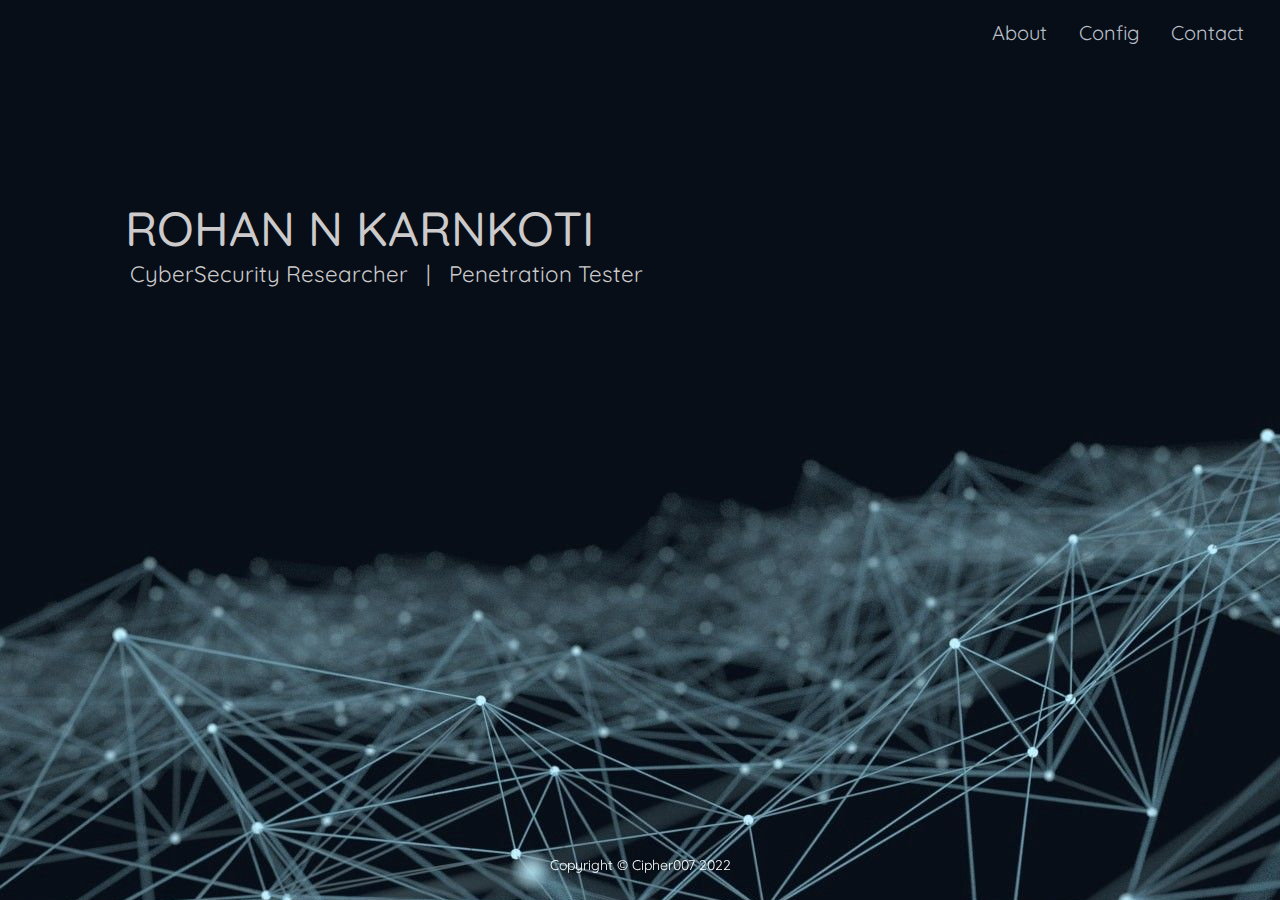
<file: index.html>
<!--Author : Cipher007-->

<!doctype html>
<html lang="en">

<head>
    <!-- Required meta tags -->
    <meta charset="utf-8">
    <meta name="viewport" content="width=device-width, initial-scale=1.0">
    <meta name="description" content="Rohan NK, aka Cipher007, portfolio Website. CyberSecurity Researcher, CTF Player and Programmer">
    <meta name="author" content="Rohan N Karnkoti">

    <!--Embeds using meta tags-->
    <meta property="og:title" content="Rohan NK's portfolio Website" />
    <meta property="og:description" content="Rohan NK, aka Cipher007, portfolio Website. CyberSecurity Researcher, CTF Player and Programmer" />
    <meta property="og:image" content="[data-uri]" />
    
    <!-- Bootstrap CSS -->
    <link href="/css/bootstrap.css" rel="stylesheet">

    <!--FontAwesome CSS-->
    <link href="/assets/fontawesome-5.15.4-web/css/all.css" rel="stylesheet">

    <!--Google Font Quicksand-->
    <link href="https://fonts.googleapis.com/css2?family=Quicksand&display=swap" rel="stylesheet">

    <!--Responsive CSS-->
    <link rel="stylesheet" href="/css/responsive-index.css">

    <title>Rohan \ Cipher007</title>

</head>

<body>
    <section>
        <div>
            <ul class="nav nav-tab justify-content-end">
                <li class="nav-item">
                    <a class="nav-link" aria-current="page" href="/about.html">About</a>
                </li>
                <li class="nav-item">
                    <a class="nav-link" aria-current="page" href="/config.html">Config</a>
                </li>
                <li class="nav-item">
                    <a class="nav-link" aria-current="page" href="/contact.html">Contact</a>
                </li>
            </ul>
        </div>
    </section>
    <div class="container">
        <h1 class="header custom-header">
            ROHAN N KARNKOTI
        </h1>
        <p class="custom-subheader-para">
            CyberSecurity&nbsp;Researcher&nbsp;&nbsp; | &nbsp;&nbsp;Penetration&nbsp;Tester
        </p>
    </div>

    <!--Copyright-->
    <section class="copyright py-4 text-center text-white copyright_fixed ">
        <small>Copyright © Cipher007 2022</small>
    </section>

    <!--JS-->
    <script src="js/bootstrap.bundle.js"></script>

</body>
 
<!--https://github.com/Cipher7-->
</html>
</file>
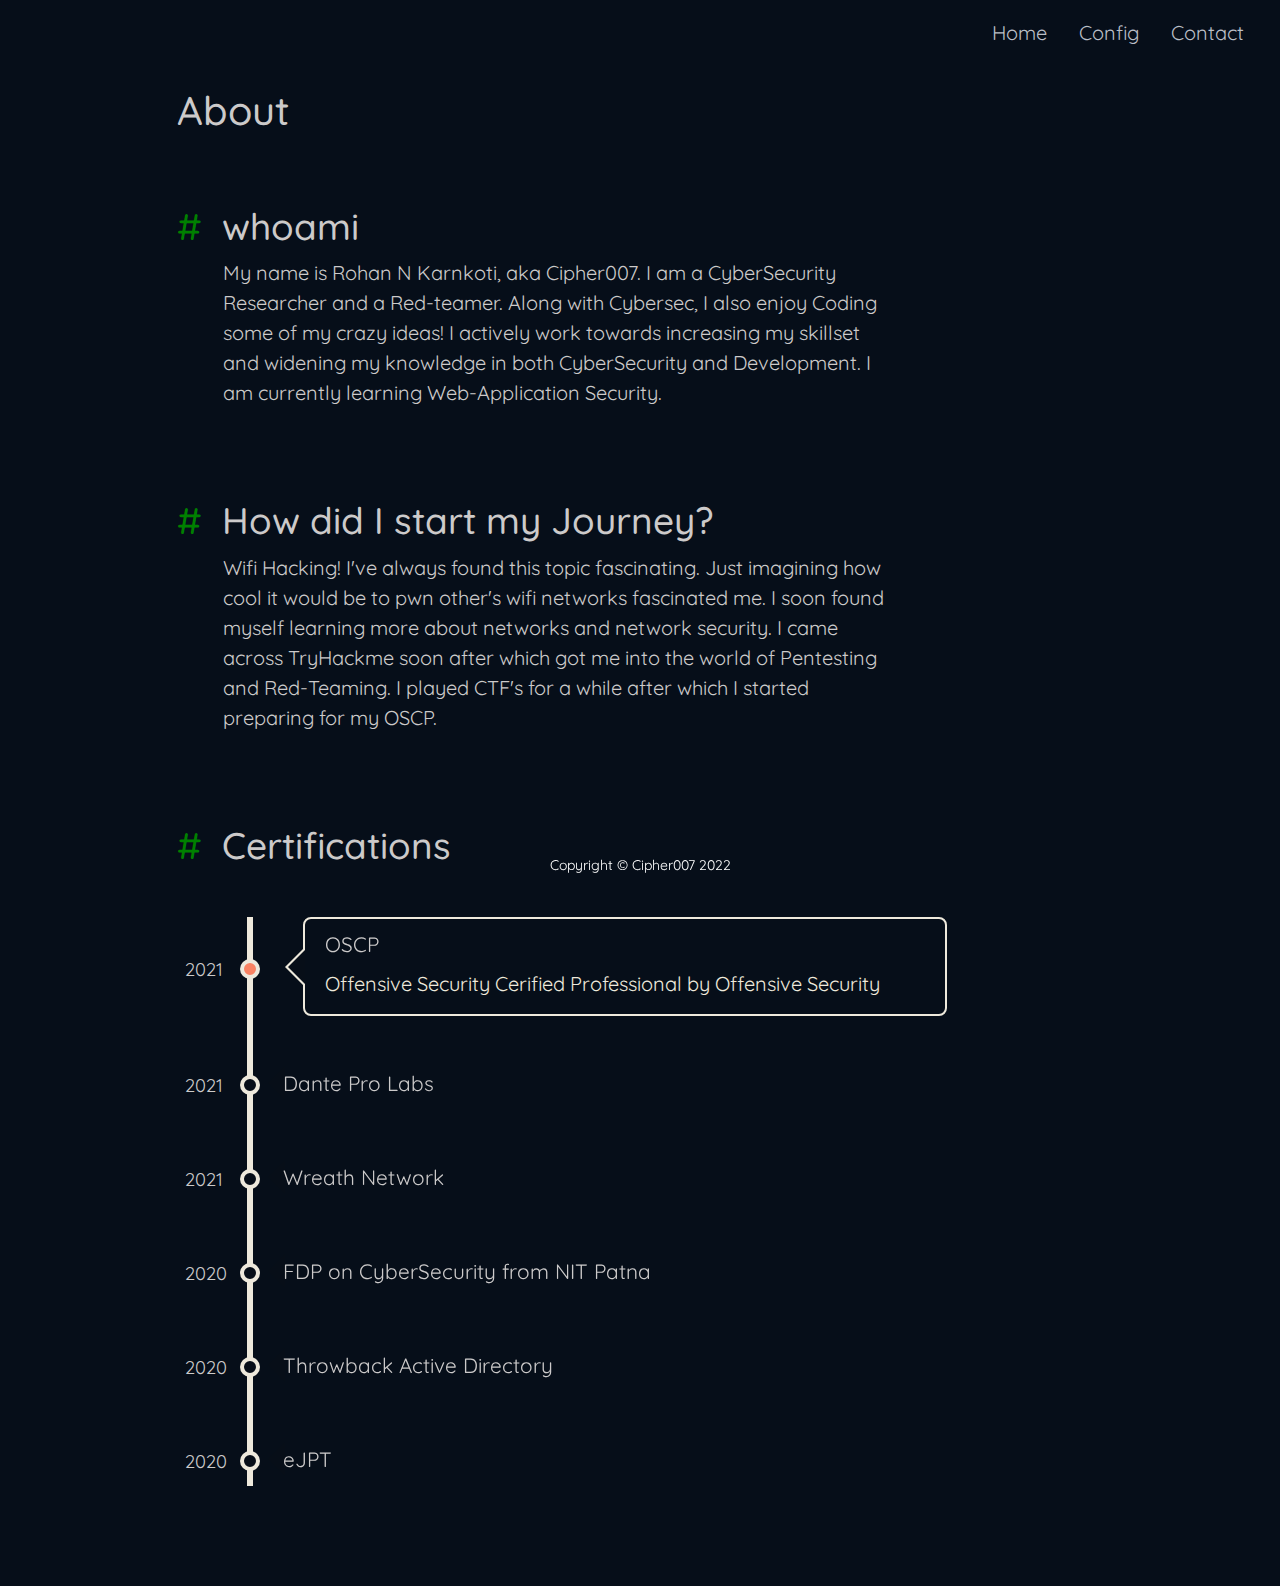
<file: about.html>
<!--Author : Cipher007-->

<!doctype html>
<html lang="en">

<head>
    <!-- Required meta tags -->
    <meta charset="utf-8">
    <meta name="viewport" content="width=device-width, initial-scale=1">

    <!-- Bootstrap CSS -->
    <link href="/css/bootstrap.css" rel="stylesheet">

    <!--Timeline CSS-->
    <link href="/css/timeline.css" rel="stylesheet">

    <!--Google Font QuickSand-->
    <link href="https://fonts.googleapis.com/css2?family=Quicksand&display=swap" rel="stylesheet">

    <!--Responsive CSS-->
    <link rel="stylesheet" href="/css/responsive-about.css">

    <title>About&nbsp;&nbsp;\&nbsp;&nbsp;Cipher007</title>
</head>

<body style="background-color: #060E19; background-image: none;">
    <!--Navbar-->
    <section>
        <div>
            <ul class="nav nav-tab justify-content-end">
                <li class="nav-item">
                    <a class="nav-link active" aria-current="page" href="/index.html">Home</a>
                </li>
                <li class="nav-item">
                    <a class="nav-link active" aria-current="page" href="/config.html">Config</a>
                </li>
                <li class="nav-item">
                    <a class="nav-link" aria-current="page" href="/contact.html">Contact</a>
                </li>
            </ul>
        </div>
    </section>

    <!--About-->
    <div class="container">
        <section class="about">
            <h2>About</h2>
            <h4 style="margin: 70px 10px 10px 100px;"><a style="color: green;">#</a>&nbsp;&nbsp;whoami</h4>
            <p>
                My name is Rohan N Karnkoti, aka Cipher007. I am a CyberSecurity Researcher and a Red-teamer.
                Along with Cybersec, I also enjoy Coding some of my crazy ideas! I actively work towards increasing
                my skillset and widening my knowledge in both CyberSecurity and Development. I am currently learning
                Web-Application Security.
            </p>
            <h4><a style="color: green;">#</a>&nbsp;&nbsp;How did I start my Journey?</h4>
            <p>
                Wifi Hacking! I've always found this topic fascinating. Just imagining how cool it would be to pwn
                other's
                wifi networks fascinated me.
                I soon found myself learning more about networks and network security. I came across TryHackme soon
                after
                which got me into the world of Pentesting and Red-Teaming.
                I played CTF's for a while after which I started preparing for my OSCP.
            </p>
            <h4><a style="color: green;">#</a>&nbsp;&nbsp;Certifications</h4>
            <div class="cert-timeline" id="resp-timeline">
                <ul id='timeline'>
                    <li class='work'>
                        <input class='radio' id='work6' name='works' type='radio' checked>
                        <div class="relative">
                            <label for='work6'>OSCP</label>
                            <span class='date'>2021</span>
                            <span class='circle'></span>
                        </div>
                        <div class='content'>
                            <p>
                                Offensive Security Cerified Professional by Offensive Security
                            </p>
                        </div>
                    </li>
                    <li class='work'>
                        <input class='radio' id='work5' name='works' type='radio'>
                        <div class="relative">
                            <label for='work5'>Dante Pro Labs</label>
                            <span class='date'>2021</span>
                            <span class='circle'></span>
                        </div>
                        <div class='content'>
                            <p>
                                Dante Pro Labs by HackTheBox
                            </p>
                        </div>
                    </li>
                    <li class='work'>
                        <input class='radio' id='work4' name='works' type='radio'>
                        <div class="relative">
                            <label for='work4'>Wreath Network</label>
                            <span class='date'>2021</span>
                            <span class='circle'></span>
                        </div>
                        <div class='content'>
                            <p>
                                Wreath Network by TryHackMe
                            </p>
                        </div>
                    </li>
                    <li class='work'>
                        <input class='radio' id='work3' name='works' type='radio'>
                        <div class="relative">
                            <label for='work3'>FDP on CyberSecurity from NIT Patna</label>
                            <span class='date'>2020</span>
                            <span class='circle'></span>
                        </div>
                        <div class='content'>
                            <p>
                                Faculty Development Program on CyberSecurity by National Institute of Technology, Patna
                            </p>
                        </div>
                    </li>
                    <li class='work'>
                        <input class='radio' id='work2' name='works' type='radio'>
                        <div class="relative">
                            <label for='work2'>Throwback Active Directory</label>
                            <span class='date'>2020</span>
                            <span class='circle'></span>
                        </div>
                        <div class='content'>
                            <p>
                                Active Directory Lab by TryHackMe
                            </p>
                        </div>
                    </li>
                    <li class='work'>
                        <input class='radio' id='work1' name='works' type='radio'>
                        <div class="relative">
                            <label for='work1'>eJPT</label>
                            <span class='date'>2020</span>
                            <span class='circle'></span>
                        </div>
                        <div class='content'>
                            <p>
                                eLearnSecurity Junior Penetration Tester(eJPT) by eLearnSecurity
                            </p>
                        </div>
                    </li>
                </ul>
            </div>
        </section>
    </div>

    <!--Copyright-->
    <section class="copyright py-4 text-center text-white copyright_fixed ">
        <small>Copyright © Cipher007 2022</small>
    </section>
    <!--JS-->
    <script src="/js/bootstrap.bundle.js"></script>

</body>
<!--https://github.com/Cipher7-->
</html>
</file>
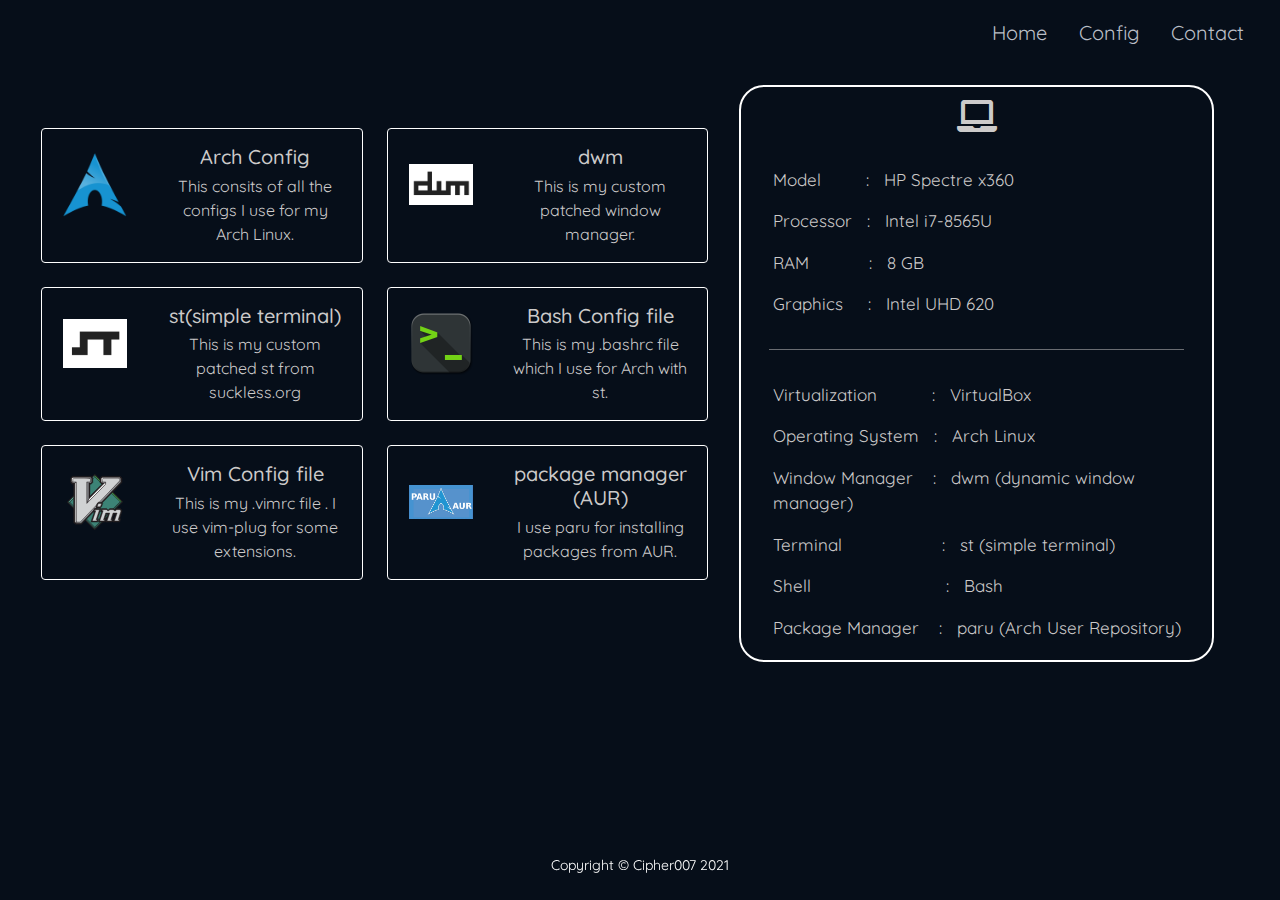
<file: config.html>
<!--Author : Cipher007-->

<!doctype html>
<html lang="en">

<head>
    <!-- Required meta tags -->
    <meta charset="utf-8">
    <meta name="viewport" content="width=device-width, initial-scale=1">

    <!-- Bootstrap CSS -->
    <link href="/css/bootstrap.css" rel="stylesheet">

    <!--FontAwesome CSS-->
    <link href="/assets/fontawesome-5.15.4-web/css/all.css" rel="stylesheet">

    <!--Google Font QuickSand-->
    <link href="https://fonts.googleapis.com/css2?family=Quicksand&display=swap" rel="stylesheet">

    <!--Responsive CSS-->
    <link rel="stylesheet" href="/css/responsive-config.css">

    <title>Config&nbsp;&nbsp;\&nbsp;&nbsp;Cipher007</title>
</head>

<body style="background-color: #060E19; background-image: none;">
    <section>
        <ul class="nav nav-tab justify-content-end">
            <li class="nav-item">
                <a class="nav-link active" aria-current="page" href="/index.html">Home</a>
            </li>
            <li class="nav-item">
                <a class="nav-link active" aria-current="page" href="/config.html">Config</a>
            </li>
            <li class="nav-item">
                <a class="nav-link" aria-current="page" href="/contact.html">Contact</a>
            </li>
        </ul>
    </section>

    <div class="container">
        <div class="row">
            <div class="col-sm">
                <div class="row row-cols-1 row-cols-md-2 g-4 card-info">
                    <div class="col">
                        <a href="https://gist.github.com/Cipher7/51dcb744b30458e1ecb09b6ad65a82c5" target="_blank"
                            class="custom-card">
                            <div class="card">
                                <div class="row g-0">
                                    <div class="col-md-4">
                                        <img src="/assets/images/arch.png" class="img-fluid rounded-start" alt="...">
                                    </div>
                                    <div class="col-md-8">
                                        <div class="card-body">
                                            <h5 class="card-title">Arch Config</h5>
                                            <p class="card-text">This consits of all the configs I use for my Arch
                                                Linux.
                                            </p>
                                        </div>
                                    </div>
                                </div>
                            </div>
                        </a>
                    </div>
                    <div class="col">
                        <a href="https://github.com/Cipher7/dwm" target="_blank" class="custom-card">
                            <div class="card">
                                <div class="row g-0">
                                    <div class="col-md-4">
                                        <img src="/assets/images/dwm.png" class="img-fluid rounded-start" alt="...">
                                    </div>
                                    <div class="col-md-8">
                                        <div class="card-body">
                                            <h5 class="card-title">dwm</h5>
                                            <p class="card-text">This is my custom patched window manager.</p>
                                        </div>
                                    </div>
                                </div>
                            </div>
                        </a>
                    </div>
                    <div class="col">
                        <a href="https://github.com/Cipher7/st" target="_blank" class="custom-card">
                            <div class="card">
                                <div class="row g-0">
                                    <div class="col-md-4">
                                        <img src="/assets/images/st.png" class="img-fluid rounded-start" alt="...">
                                    </div>
                                    <div class="col-md-8">
                                        <div class="card-body">
                                            <h5 class="card-title">st(simple terminal)</h5>
                                            <p class="card-text">This is my custom patched st from suckless.org</p>
                                        </div>
                                    </div>
                                </div>
                            </div>
                        </a>
                    </div>
                    <a href="https://gist.github.com/Cipher7/3a22688aec923237637c2c08dc417f3a" target="_blank"
                        class="custom-card">
                        <div class="col">
                            <div class="card">
                                <div class="row g-0">
                                    <div class="col-md-4">
                                        <img src="/assets/images/bash.png" class="img-fluid rounded-start" alt="...">
                                    </div>
                                    <div class="col-md-8">
                                        <div class="card-body">
                                            <h5 class="card-title">Bash Config file</h5>
                                            <p class="card-text">This is my .bashrc file which I use for Arch with st.
                                            </p>
                                        </div>
                                    </div>
                                </div>
                            </div>
                        </div>
                    </a>
                    <div class="col">
                        <a href="https://gist.github.com/Cipher7/9b27a13089ddf3a48b087f83e8f3f28d" target="_blank"
                            class="custom-card">
                            <div class="card">
                                <div class="row g-0">
                                    <div class="col-md-4">
                                        <img src="/assets/images/vim.svg" class="img-fluid rounded-start" alt="...">
                                    </div>
                                    <div class="col-md-8">
                                        <div class="card-body">
                                            <h5 class="card-title">Vim Config file</h5>
                                            <p class="card-text">This is my .vimrc file . I use vim-plug for some
                                                extensions.</p>
                                        </div>
                                    </div>
                                </div>
                            </div>
                        </a>
                    </div>
                    <div class="col">
                        <a href="https://github.com/Morganamilo/paru" target="_blank" class="custom-card">
                            <div class="card">
                                <div class="row g-0">
                                    <div class="col-md-4">
                                        <img src="/assets/images/aur.png" class="img-fluid rounded-start" alt="...">
                                    </div>
                                    <div class="col-md-8">
                                        <div class="card-body">
                                            <h5 class="card-title">package manager (AUR)</h5>
                                            <p class="card-text">I use paru for installing packages from AUR.</p>
                                        </div>
                                    </div>
                                </div>
                            </div>
                        </a>
                    </div>
                </div>
            </div>
            <div class="col-sm-5 config-info" id="specs">
                <h2><i class="fa fa-laptop fa-1x"></i></h2>
                <br>
                <p>Model&nbsp;&nbsp;&nbsp;&nbsp;&nbsp;&nbsp;&nbsp;&nbsp;&nbsp;:&nbsp;&nbsp;&nbsp;HP Spectre x360</p>
                <p>Processor&nbsp;&nbsp;&nbsp;:&nbsp;&nbsp;&nbsp;Intel i7-8565U </p>
                <p>RAM&nbsp;&nbsp;&nbsp;&nbsp;&nbsp;&nbsp;&nbsp;&nbsp;&nbsp;&nbsp;&nbsp;&nbsp;:&nbsp;&nbsp;&nbsp;8 GB
                </p>
                <p>Graphics&nbsp;&nbsp;&nbsp;&nbsp;&nbsp;:&nbsp;&nbsp;&nbsp;Intel UHD 620</p>
                <hr>
                <p>Virtualization&nbsp;&nbsp;&nbsp;&nbsp;&nbsp;&nbsp;&nbsp;&nbsp;&nbsp;&nbsp;&nbsp;:&nbsp;&nbsp;&nbsp;VirtualBox
                </p>
                <p>Operating System&nbsp;&nbsp;&nbsp;:&nbsp;&nbsp;&nbsp;Arch Linux</p>
                <p>Window Manager&nbsp;&nbsp;&nbsp;&nbsp;:&nbsp;&nbsp;&nbsp;dwm (dynamic window manager)</p>
                <p>Terminal&nbsp;&nbsp;&nbsp;&nbsp;&nbsp;&nbsp;&nbsp;&nbsp;&nbsp;&nbsp;&nbsp;&nbsp;&nbsp;&nbsp;&nbsp;&nbsp;&nbsp;&nbsp;&nbsp;&nbsp;:&nbsp;&nbsp;&nbsp;st
                    (simple terminal)</p>
                <p>Shell&nbsp;&nbsp;&nbsp;&nbsp;&nbsp;&nbsp;&nbsp;&nbsp;&nbsp;&nbsp;&nbsp;&nbsp;&nbsp;&nbsp;&nbsp;&nbsp;&nbsp;&nbsp;&nbsp;&nbsp;&nbsp;&nbsp;&nbsp;&nbsp;&nbsp;&nbsp;&nbsp;:&nbsp;&nbsp;&nbsp;Bash
                </p>
                <p style="margin-bottom: 20px !important;">Package
                    Manager&nbsp;&nbsp;&nbsp;&nbsp;:&nbsp;&nbsp;&nbsp;paru (Arch User Repository)</p>
            </div>
        </div>
    </div>


    <!--Copyright-->
    <section class="copyright py-4 text-center text-white copyright_fixed ">
        <small>Copyright © Cipher007 2021</small>
    </section>
    <!--JS-->
    <script src="/js/bootstrap.bundle.js"></script>

</body>
<!--https://github.com/Cipher7-->

</html>
</file>
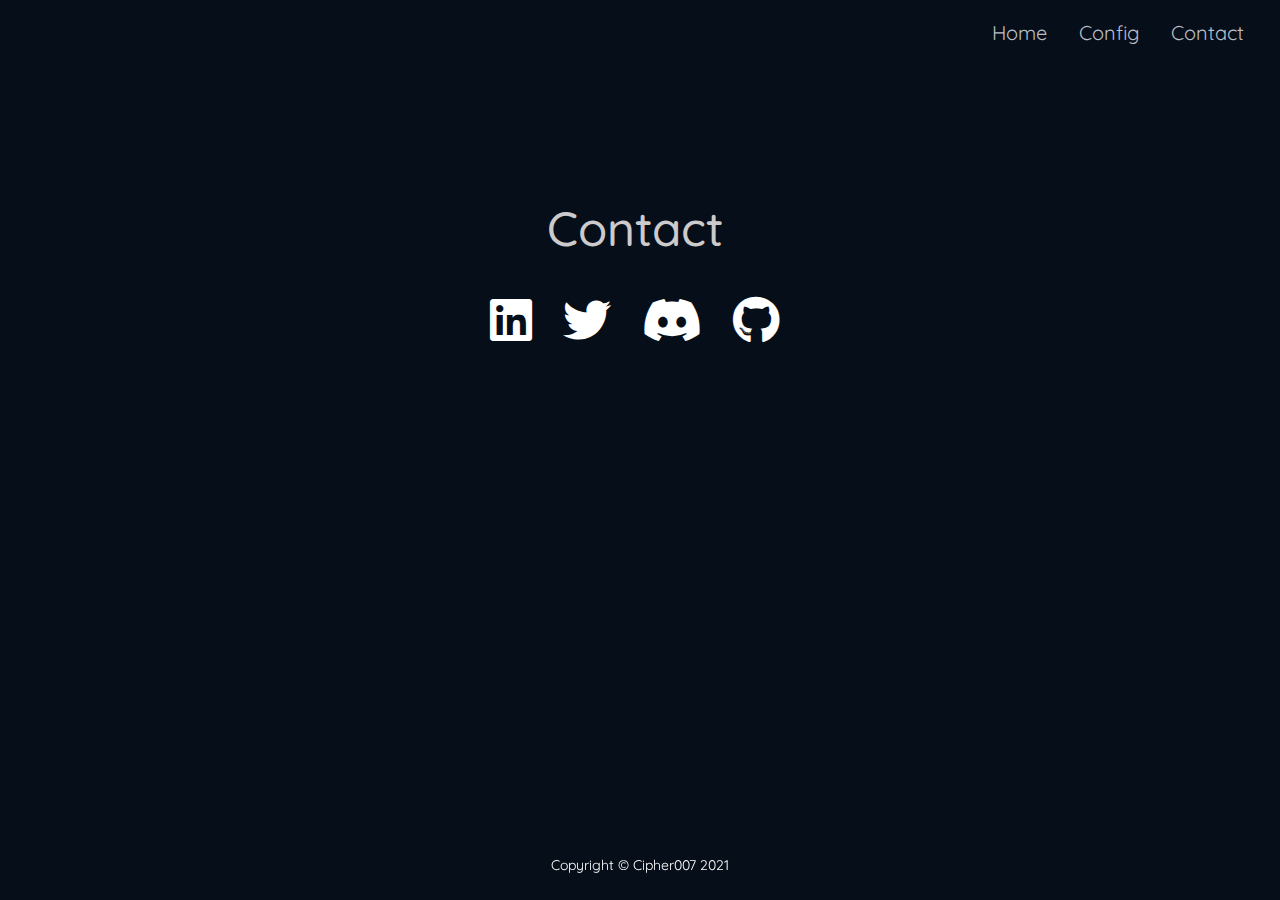
<file: contact.html>
<!--Author : Cipher007-->

<!doctype html>
<html lang="en">

<head>
    <!-- Global site tag (gtag.js) - Google Analytics -->
    <script async src="https://www.googletagmanager.com/gtag/js?id=G-80R9981WLE"></script>
    <script>
        window.dataLayer = window.dataLayer || [];
        function gtag() { dataLayer.push(arguments); }
        gtag('js', new Date());

        gtag('config', 'G-80R9981WLE');
    </script>

    <!-- Required meta tags -->
    <meta charset="utf-8">
    <meta name="viewport" content="width=device-width, initial-scale=1">

    <!-- Bootstrap CSS -->
    <link href="/css/bootstrap.css" rel="stylesheet">

    <!--FontAwesome CSS-->
    <link href="/assets/fontawesome-5.15.4-web/css/all.css" rel="stylesheet">

    <!--Google Font QuickSand-->
    <link href="https://fonts.googleapis.com/css2?family=Quicksand&display=swap" rel="stylesheet">

    <!--Responsive CSS-->
    <link rel="stylesheet" href="/css/responsive-contact.css">

    <!-- Global site tag (gtag.js) - Google Analytics -->
    <script async src="https://www.googletagmanager.com/gtag/js?id=G-1GNPT6WTZJ"></script>

    <title>Contact&nbsp;&nbsp;\&nbsp;&nbsp;Cipher007</title>
</head>

<body style="background-color: #060E19; background-image: none;">
    <section>
        <ul class="nav nav-tab justify-content-end">
            <li class="nav-item">
                <a class="nav-link active" aria-current="page" href="/index.html">Home</a>
            </li>
            <li class="nav-item">
                <a class="nav-link active" aria-current="page" href="/config.html">Config</a>
            </li>
            <li class="nav-item">
                <a class="nav-link" aria-current="page" href="/contact.html">Contact</a>
            </li>
        </ul>
    </section>

    <div class="container">
        <h1>Contact</h1>
        <a href="https://www.linkedin.com/in/rohan-karnkoti/" target="_blank"><span class="fab fa-linkedin fa-3x"
                id="initial" style="margin: 30px 10px 10px 105px;">&nbsp;</span></a>
        <a href="https://twitter.com/xCipher007" target="_blank"><span class="fab fa-twitter fa-3x">&nbsp;</span></a>
        <a href="https://discordapp.com/users/706779776349765722" target="_blank"><span
                class="fab fa-discord fa-3x">&nbsp;</span></a>
        <a href="https://github.com/Cipher7" target="_blank"><span class="fab fa-github fa-3x">&nbsp;</span></a>
    </div>

    <section class="vertical"></section>

    <!--Copyright-->
    <section class="copyright py-4 text-center text-white copyright_fixed ">
        <small>Copyright © Cipher007 2021</small>
    </section>
    <!--JS-->
    <script src="/js/bootstrap.bundle.js"></script>

</body>
<!--https://github.com/Cipher7-->
</html>
</file>
<file: css/responsive-index.css>
@media (min-width: 300px) and (max-width: 411px) {
    .container h1{
        text-align: center;
        font-size: 300%;
        margin: 140px 0 10px 0;
    }
    .container p {
        text-align: center;
        font-size: 140%;
        margin: 0 0 100px 25px;
    }
}
@media (min-width: 412px) and (max-width: 468px){
    .container h1{
        text-align: center;
        font-size: 300%;
        margin: 140px 0 10px 0;
    }
    .container p {
        text-align: center;
        font-size: 140%;
        margin: 0 0 100px 40px;
    }
}
/*https://github.com/Cipher7*/
@media (min-width:1280px) and (max-width: 1300px) {
    .container h1 {
        font-size: 300%;
        margin: 3em 0 0 1em;
    }

    .container p {
        font-size: 140%;
        margin: 0 0 0 2.35em;
    }
}

@media (min-height: 1080px) and (max-height: 1500px){
    body {
        background-image: url(/assets/images/bg-body.jpg) !important;
        height: 100%;
        background-position: center top;
        background-size: cover;
        background-size: auto;
    }
}
</file>
<file: css/timeline.css>
/* -------------------------------------
 * For horizontal version, set the
 * $vertical variable to false
 * ------------------------------------- */
/* -------------------------------------
 * General Style
 * ------------------------------------- */
@import url(https://fonts.googleapis.com/css?family=Noto+Sans);

.cert-timeline {
  margin: 20px 10px 100px 150px;
  width: 900px;
}

/* -------------------------------------
 * timeline
 * ------------------------------------- */
 /*https://github.com/Cipher7*/
#timeline {
  list-style: none;
  margin: 50px 0 30px 20px;
  padding-left: 30px;
  border-left: 6px solid #eee9dc;
}

#timeline li {
  margin: 40px 0;
  position: relative;
}

#timeline p {
  margin: 0 0 15px;
}

.date {
  margin-top: -7px;
  top: 50%;
  left: -98px;
  font-size: 1.15em;
  line-height: 20px;
  position: absolute;
}

.circle {
  margin-top: -8px;
  top: 50%;
  left: -43px;
  width: 20px;
  height: 20px;
  background: #070E18;
  border: 4.5px solid #eee9dc;
  border-radius: 50%;
  display: block;
  position: absolute;
}

.content {
  max-height: 20px;
  padding: 50px 20px 0;
  border-color: transparent;
  border-width: 2px;
  border-style: solid;
  border-radius: 0.5em;
  position: relative;
}

.content:before, .content:after {
  content: "";
  width: 0;
  height: 0;
  border: solid transparent;
  position: absolute;
  pointer-events: none;
  right: 100%;
}

.content:before {
  border-right-color: inherit;
  border-width: 20px;
  top: 50%;
  margin-top: -20px;
}

.content:after {
  border-right-color: #070E18;
  border-width: 17px;
  top: 50%;
  margin-top: -17px;
}

.content p {
  max-height: 0;
  color: transparent;
  text-align: justify;
  word-break: break-word;
  -webkit-hyphens: auto;
      -ms-hyphens: auto;
          hyphens: auto;
  overflow: hidden;
}

label {
  font-size: 1.3em;
  position: absolute;
  z-index: 100;
  cursor: pointer;
  top: 12px;
  -webkit-transition: -webkit-transform 0.2s linear;
  transition: -webkit-transform 0.2s linear;
  transition: transform 0.2s linear;
  transition: transform 0.2s linear, -webkit-transform 0.2s linear;

}

.radio {
  display: none;
}

.radio:checked + .relative label {
  cursor: auto;
  -webkit-transform: translateX(42px);
          transform: translateX(42px);
}

.radio:checked + .relative .circle {
  background: #f98262;
}

.radio:checked ~ .content {
  max-height: 180px;
  border-color: #eee9dc;
  margin-right: 200px;
  -webkit-transform: translateX(20px);
          transform: translateX(20px);
  -webkit-transition: max-height 0.4s linear, border-color 0.5s linear, -webkit-transform 0.2s linear;
  transition: max-height 0.4s linear, border-color 0.5s linear, -webkit-transform 0.2s linear;
  transition: max-height 0.4s linear, border-color 0.5s linear, transform 0.2s linear;
  transition: max-height 0.4s linear, border-color 0.5s linear, transform 0.2s linear, -webkit-transform 0.2s linear;
}

.radio:checked ~ .content p {
  max-height: 200px;
  color: #eee9dc;
  -webkit-transition: color 0.3s linear 0.3s;
  transition: color 0.3s linear 0.3s;
}

/* -------------------------------------
 * mobile phones (vertical version only)
 * ------------------------------------- */
@media (min-width: 300px) and (max-width: 767px) {
  #timeline {
    margin-left: 0;
    padding-left: 0;
    border-left: none;
  }
  #timeline li {
    margin: 50px 0;
  }
  label {
    width: 85%;
    font-size: 1.1em;
    white-space: nowrap;
    text-overflow: ellipsis;
    overflow: hidden;
    display: block;
    -webkit-transform: translateX(18px);
            transform: translateX(18px);
  }
  .content {
    padding-top: 45px;
    border-color: #eee9dc;
  }
  .content:before, .content:after {
    border: solid transparent;
    bottom: 100%;
  }
  .content:before {
    border-bottom-color: inherit;
    border-width: 17px;
    top: -16px;
    left: 50px;
    margin-left: -17px;
  }
  .content:after {
    border-bottom-color: #070E18;
    border-width: 20px;
    top: -20px;
    left: 50px;
    margin-left: -20px;
  }
  .content p {
    font-size: 0.9em;
    line-height: 1.4;
  }
  .circle, .date {
    display: none;
  }
}
/*# sourceMappingURL=timeline.css.map */
</file>
<file: css/responsive-about.css>
@media (min-width: 300px) and (max-width: 411px) {
    .container {
        margin: 0 0 4em 0;
    }
    .container h2 {
        font-size: 300%;
        margin: 1em 0 0 0;
        text-align: center;
    }

    .container h4 {
        font-size: 190%;
        margin: 1.5em 0 0.1em 0 !important;
    }

    .container p {
        font-size: 120%;
        margin: 0 0.1em 0.1em 1.9em !important;
    }

    .container #resp-timeline {
        margin: 0 0 0 2em !important;
        width: 300px;
    }

    .container #timeline {
        list-style: none;
        margin: 50px 1em 10px 0;
        padding-left: 30px;
        border-left: 3px solid #eee9dc;
    }

    #timeline li {
        margin: 40px 0;
        position: relative;
      }
      
      #timeline p {
          display: none;
        margin: 0 0 15px;
      }
      
      
      .circle {
        margin-top: -8px;
        top: 50%;
        left: -39px;
        width: 15px;
        height: 15px;
        background: #070E18;
        border: 3px solid #eee9dc;
        border-radius: 50%;
        display: block;
        position: absolute;
      }
      
      .content {
        max-height: 20px;
        padding: 50px 20px 0;
        border: none !important;
      }
      
      .content:before, .content:after {
        content: "";
        width: 0;
        height: 0;
        border: none !important;
        position: absolute;
        pointer-events: none;
        right: 100%;
      }
      
      .content {
          border: none !important;
        border-right-color: inherit;
        border-width: 20px;
        top: 50%;
        margin-top: -20px;
      }
      
      label {
        font-size: 1.2em;
        position: absolute;
        word-wrap: break-word;
        z-index: 100;
        cursor: pointer;
        top: 12px;
        -webkit-transition: -webkit-transform 0.2s linear;
        transition: -webkit-transform 0.2s linear;
        transition: transform 0.2s linear;
        transition: transform 0.2s linear, -webkit-transform 0.2s linear;
      }
      
      .radio {
        display: none;
      }
      
      .radio:checked + .relative label {
        cursor: auto;
      }
      
      .radio:checked + .relative .circle {
        background: #070E18;
      }
      
      .radio:checked ~ .content {
          border: none !important;
        margin-right: 0;
      }
      
      .radio:checked ~ .content p {
        max-height: 200px;
        color: #eee9dc;
        -webkit-transition: color 0.3s linear 0s;
        transition: color 0.3s linear 0.3s;
      }
}

/*https://github.com/Cipher7*/

@media (min-width: 412px) and (max-width: 468px){
    .container {
        margin: 0 0 4em 0;
    }
    .container h2 {
        font-size: 300%;
        margin: 1em 0 0 0;
        text-align: center;
    }

    .container h4 {
        font-size: 190%;
        margin: 1.5em 0 0.5em 0 !important;
    }

    .container p {
        font-size: 120%;
        margin: 0 0.1em 0.1em 1.9em !important;
    }

    .container #resp-timeline {
        margin: 0 0 0 2em !important;
        width: 400px;
    }

    .container #timeline {
        list-style: none;
        margin: 50px -1em 10px 0;
        padding-left: 30px;
        border-left: 3px solid #eee9dc;
    }

    #timeline li {
        margin: 40px 0;
        position: relative;
      }
      
      #timeline p {
          display: none;
        margin: 0 0 15px;
      }
      
      .circle {
        margin-top: -8px;
        top: 50%;
        left: -39px;
        width: 15px;
        height: 15px;
        background: #070E18;
        border: 3px solid #eee9dc;
        border-radius: 50%;
        display: block;
        position: absolute;
      }
      
      .content {
        max-height: 20px;
        padding: 50px 20px 0;
        border: none !important;
      }
      
      .content:before, .content:after {
        content: "";
        width: 0;
        height: 0;
        border: none !important;
        position: absolute;
        pointer-events: none;
        right: 100%;
      }
      
      .content {
          border: none !important;
        border-right-color: inherit;
        border-width: 20px;
        top: 50%;
        margin-top: -20px;
      }
      
      .content p {
          display: none !important;
        max-height: 0;
        color: transparent;
        text-align: justify;
        word-break: break-word;
        -webkit-hyphens: auto;
            -ms-hyphens: auto;
                hyphens: auto;
        overflow: hidden;
      }
      
      label {
        font-size: 1.3em;
        position: absolute;
        z-index: 100;
        cursor: pointer;
        top: 12px;
        -webkit-transition: -webkit-transform 0.2s linear;
        transition: -webkit-transform 0.2s linear;
        transition: transform 0.2s linear;
        transition: transform 0.2s linear, -webkit-transform 0.2s linear;
      }
      
      .radio {
        display: none;
      }
      
      .radio:checked + .relative label {
        cursor: auto;
      }
      
      .radio:checked + .relative .circle {
        background: #070E18;
      }
      
      .radio:checked ~ .content {
          border: none !important;
        margin-right: 0;
      }
      
      .radio:checked ~ .content p {
        max-height: 200px;
        color: #eee9dc;
        -webkit-transition: color 0.3s linear 0s;
        transition: color 0.3s linear 0.3s;
      }
}

@media (min-width: 800px) and (max-width: 992px){
    .container {
        margin: 0 1em 2em 2em !important;
    }
    .container h2 {
        font-size: 300%;
        margin: 1em 0 0 0;
        text-align: center;
    }

    .container h4 {
        font-size: 190%;
        margin: 1.5em 0 0.1em 0 !important;
    }

    .container p {
        font-size: 120%;
        margin: 0 0.1em 0.1em 1.9em !important;
    }

    .container #resp-timeline {
        margin: 0 0 0 4em !important;
        width: 700px;
    }

    .container #timeline {
        list-style: none;
        margin: 50px 1em 10px 0;
        padding-left: 30px;
        border-left: 3px solid #eee9dc;
    }

    #timeline li {
        margin: 40px 0;
        position: relative;
      }
      
      #timeline p {
          display: none;
        margin: 0 0 15px;
      }
      
      .circle {
        margin-top: -8px;
        top: 50%;
        left: -39px;
        width: 15px;
        height: 15px;
        background: #070E18;
        border: 3px solid #eee9dc;
        border-radius: 50%;
        display: block;
        position: absolute;
      }
      
      .content {
        max-height: 20px;
        padding: 50px 20px 0;
        border: none !important;
      }
      
      .content:before, .content:after {
        content: "";
        width: 0;
        height: 0;
        border: none !important;
        position: absolute;
        pointer-events: none;
        right: 100%;
      }
      
      .content {
          border: none !important;
        border-right-color: inherit;
        border-width: 20px;
        top: 50%;
        margin-top: -20px;
      }
      
      .content p {
          display: none !important;
        max-height: 0;
        color: transparent;
        text-align: justify;
        word-break: break-word;
        -webkit-hyphens: auto;
            -ms-hyphens: auto;
                hyphens: auto;
        overflow: hidden;
      }
      
      label {
        font-size: 1.3em;
        position: absolute;
        z-index: 100;
        cursor: pointer;
        top: 12px;
        -webkit-transition: -webkit-transform 0.2s linear;
        transition: -webkit-transform 0.2s linear;
        transition: transform 0.2s linear;
        transition: transform 0.2s linear, -webkit-transform 0.2s linear;
      }
      
      .radio {
        display: none;
      }
      
      .radio:checked + .relative label {
        cursor: auto;
      }
      
      .radio:checked + .relative .circle {
        background: #070E18;
      }
      
      .radio:checked ~ .content {
          border: none !important;
        margin-right: 0;
      }
      
      .radio:checked ~ .content p {
        max-height: 200px;
        color: #eee9dc;
        -webkit-transition: color 0.3s linear 0s;
        transition: color 0.3s linear 0.3s;
      }
}

@media (min-width: 992px) and (max-width: 1200px) {
    .container {
        margin: 0 10em 2em 2em !important;
    }
    .container h2 {
        font-size: 300%;
        margin: 1em 0 0 0;
        text-align: center;
    }

    .container h4 {
        font-size: 190%;
        margin: 1.5em 0 0.1em 0 !important;
    }

    .container p {
        font-size: 120%;
        margin: 0 4em 0.1em 1.9em !important;
    }

    .container #resp-timeline {
        margin: 0 0 0 4em !important;
        width: 700px;
    }

    .container #timeline {
        list-style: none;
        margin: 50px 1em 10px 0;
        padding-left: 30px;
        border-left: 3px solid #eee9dc;
    }

    #timeline li {
        margin: 40px 0;
        position: relative;
      }
      
      #timeline p {
          display: none;
        margin: 0 0 15px;
      }
      
      .circle {
        margin-top: -8px;
        top: 50%;
        left: -39px;
        width: 15px;
        height: 15px;
        background: #070E18;
        border: 3px solid #eee9dc;
        border-radius: 50%;
        display: block;
        position: absolute;
      }
      
      .content {
        max-height: 20px;
        padding: 50px 20px 0;
        border: none !important;
      }
      
      .content:before, .content:after {
        content: "";
        width: 0;
        height: 0;
        border: none !important;
        position: absolute;
        pointer-events: none;
        right: 100%;
      }
      
      .content {
          border: none !important;
        border-right-color: inherit;
        border-width: 20px;
        top: 50%;
        margin-top: -20px;
      }
      
      .content p {
          display: none !important;
        max-height: 0;
        color: transparent;
        text-align: justify;
        word-break: break-word;
        -webkit-hyphens: auto;
            -ms-hyphens: auto;
                hyphens: auto;
        overflow: hidden;
      }
      
      label {
        font-size: 1.3em;
        position: absolute;
        z-index: 100;
        cursor: pointer;
        top: 12px;
        -webkit-transition: -webkit-transform 0.2s linear;
        transition: -webkit-transform 0.2s linear;
        transition: transform 0.2s linear;
        transition: transform 0.2s linear, -webkit-transform 0.2s linear;
      }
      
      .radio {
        display: none;
      }
      
      .radio:checked + .relative label {
        cursor: auto;
      }
      
      .radio:checked + .relative .circle {
        background: #070E18;
      }
      
      .radio:checked ~ .content {
          border: none !important;
        margin-right: 0;
      }
      
      .radio:checked ~ .content p {
        max-height: 200px;
        color: #eee9dc;
        -webkit-transition: color 0.3s linear 0s;
        transition: color 0.3s linear 0.3s;
      }
}

@media (min-width: 1200px) and (max-width: 1400px) {

}

@media (min-width: 1400px) and (max-width: 1600px) {

}
</file>
<file: css/responsive-config.css>
@media (min-width: 300px) and (max-width: 411px) {
    .container {
        margin: 10% 0 0 0 !important;
    }
    .card-info {
        margin: 5% 1% 1% 1% !important;
        text-align: center !important;
    }

    .card-info img {
        display: block;
        margin-top: 1em;
        margin-left: auto !important;
        margin-right: auto !important;
        width: 60% !important;
        height: 60% !important;
        object-fit: contain;
      }

    .container #specs {
        margin: 1em 0 3em 0.2em !important;
    }
}

@media (min-width: 412px) and (max-width: 468px){
    .container {
        margin: 10% 0 0 0 !important;
    }
    .card-info {
        margin: 5% 1% 1% 1% !important;
        text-align: center !important;
    }

    .card-info img {
        display: block;
        margin-top: 1em;
        margin-left: auto !important;
        margin-right: auto !important;
        width: 70% !important;
        height: 70% !important;
        object-fit: contain;
      }

    .container #specs {
        margin: 1em 0 3em 0 !important;
    }
}

@media (min-width: 800px) and (max-width: 992px){
    .container {
        margin: 10% 0 0 0 !important;
    }
    .card-info {
        margin: 5% 1% 1% 1% !important;
        text-align: center !important;
    }

    .card-info img {
        display: block;
        margin-top: 1em;
        margin-left: auto !important;
        margin-right: auto !important;
        width: 60% !important;
        height: 60% !important;
        object-fit: contain;
      }

    .container #specs {
        margin: 1em -4em 3em 0 !important;
    }
}

@media (min-width: 992px) and (max-width: 1200px) {
    .container {
        margin: 10% 0 0 0 !important;
    }
    .card-info {
        margin: 5% 1% 1% 1% !important;
        text-align: center !important;
    }

    .card-info img {
        display: block;
        margin-top: 1em;
        margin-left: auto !important;
        margin-right: auto !important;
        width: 60% !important;
        height: 60% !important;
        object-fit: contain;
      }

    .container #specs {
        margin: 1em -4em 3em 0 !important;
    }
}

@media (min-width: 1200px) and (max-width: 1400px) {
    .container {
        margin: 1% 0 0 0 !important;
    }
    .card-info {
        margin: 5% 1% 1% 1% !important;
        text-align: center !important;
    }

    .card-info img {
        display: block;
        margin-top: 1em;
        margin-left: auto !important;
        margin-right: auto !important;
        width: 60% !important;
        height: 60% !important;
        object-fit: contain;
      }

    .container #specs {
        margin: 1em -4em 3em 0 !important;
    }
}

@media (min-width: 1400px) and (max-width: 1600px) {
    
}

/*https://github.com/Cipher7*/
</file>
<file: css/responsive-contact.css>
@media (min-width: 300px) and (max-width: 360px) {
    .container h1 {
        font-size: 200%;
        margin: 4em 0 0 0;
        text-align: center;
    }
    .container #initial {
        margin: 10% 0 0 10% !important;   
    }
    .container a {
        font-size: 0.9em;
    }
}

@media (min-width: 360px) and (max-width: 412px) {
    .container h1 {
        font-size: 250%;
        margin: 4em 0 0 0;
        text-align: center;
    }
    .container #initial {
        margin: 15% 0 0 15% !important;   
    }
}

@media (min-width: 412px) and (max-width: 468px){
    .container h1 {
        font-size: 250%;
        margin: 5.5em 0 0.5em 0;
        text-align: center;
    }
    .container #initial {
        margin: 0.5em 0 0 1.2em !important;
    }
}

@media (min-width: 468px) and (max-width: 600px) {
    .container h1 {
        font-size: 250%;
        margin: 4em 0 0 0;
        text-align: center;
    }
    .container #initial {
        margin: 10% 0 0 25% !important;   
    }

    .container a {
        font-size: 1em;
    }
}

@media (min-width: 600px) and (max-width: 800px) {
    .container h1 {
        font-size: 350%;
        margin: 4em 0 0 0;
        text-align: center;
    }
    .container #initial {
        margin: 10% 0 0 25% !important;   
    }
    .container a {
        font-size: 1.5em;
    }
}

@media (min-width: 800px) and (max-width: 992px){
    .container h1 {
        font-size: 250%;
        margin: 7em 0 0.5em 0;
        text-align: center;
    }
    .container #initial {
        margin: 0.3em 0 0 4.2em !important;
    }
    .container a {
        margin-right: 15px;
    }
}

@media (min-width: 992px) and (max-width: 1200px) {
    .container h1 {
        font-size: 300%;
        margin: 7em 0 0.5em 0;
        text-align: center;
    }
    .container #initial {
        margin: 0.3em 0 0 6.8em !important;
    }
    .container a {
        margin-right: 15px;
    }
}
/*https://github.com/Cipher7*/
@media (min-width: 1200px) and (max-width: 1400px) {
    .container h1 {
        font-size: 300%;
        margin: 3em 0 0.5em 0;
        text-align: center;
    }
    .container #initial {
        margin: 0.3em 0 0 8.6em !important;
    }
    .container a {
        margin-right: 15px;
    }
}

@media (min-width: 1400px) and (max-width: 1600px) {
    .container h1 {
        font-size: 300%;
        margin: 4em 0 0.5em 0;
        text-align: center;
    }
    .container #initial {
        margin: 0.3em 0 0 10.5em !important;
    }
    .container a {
        margin-right: 15px;
    }
}
</file>
